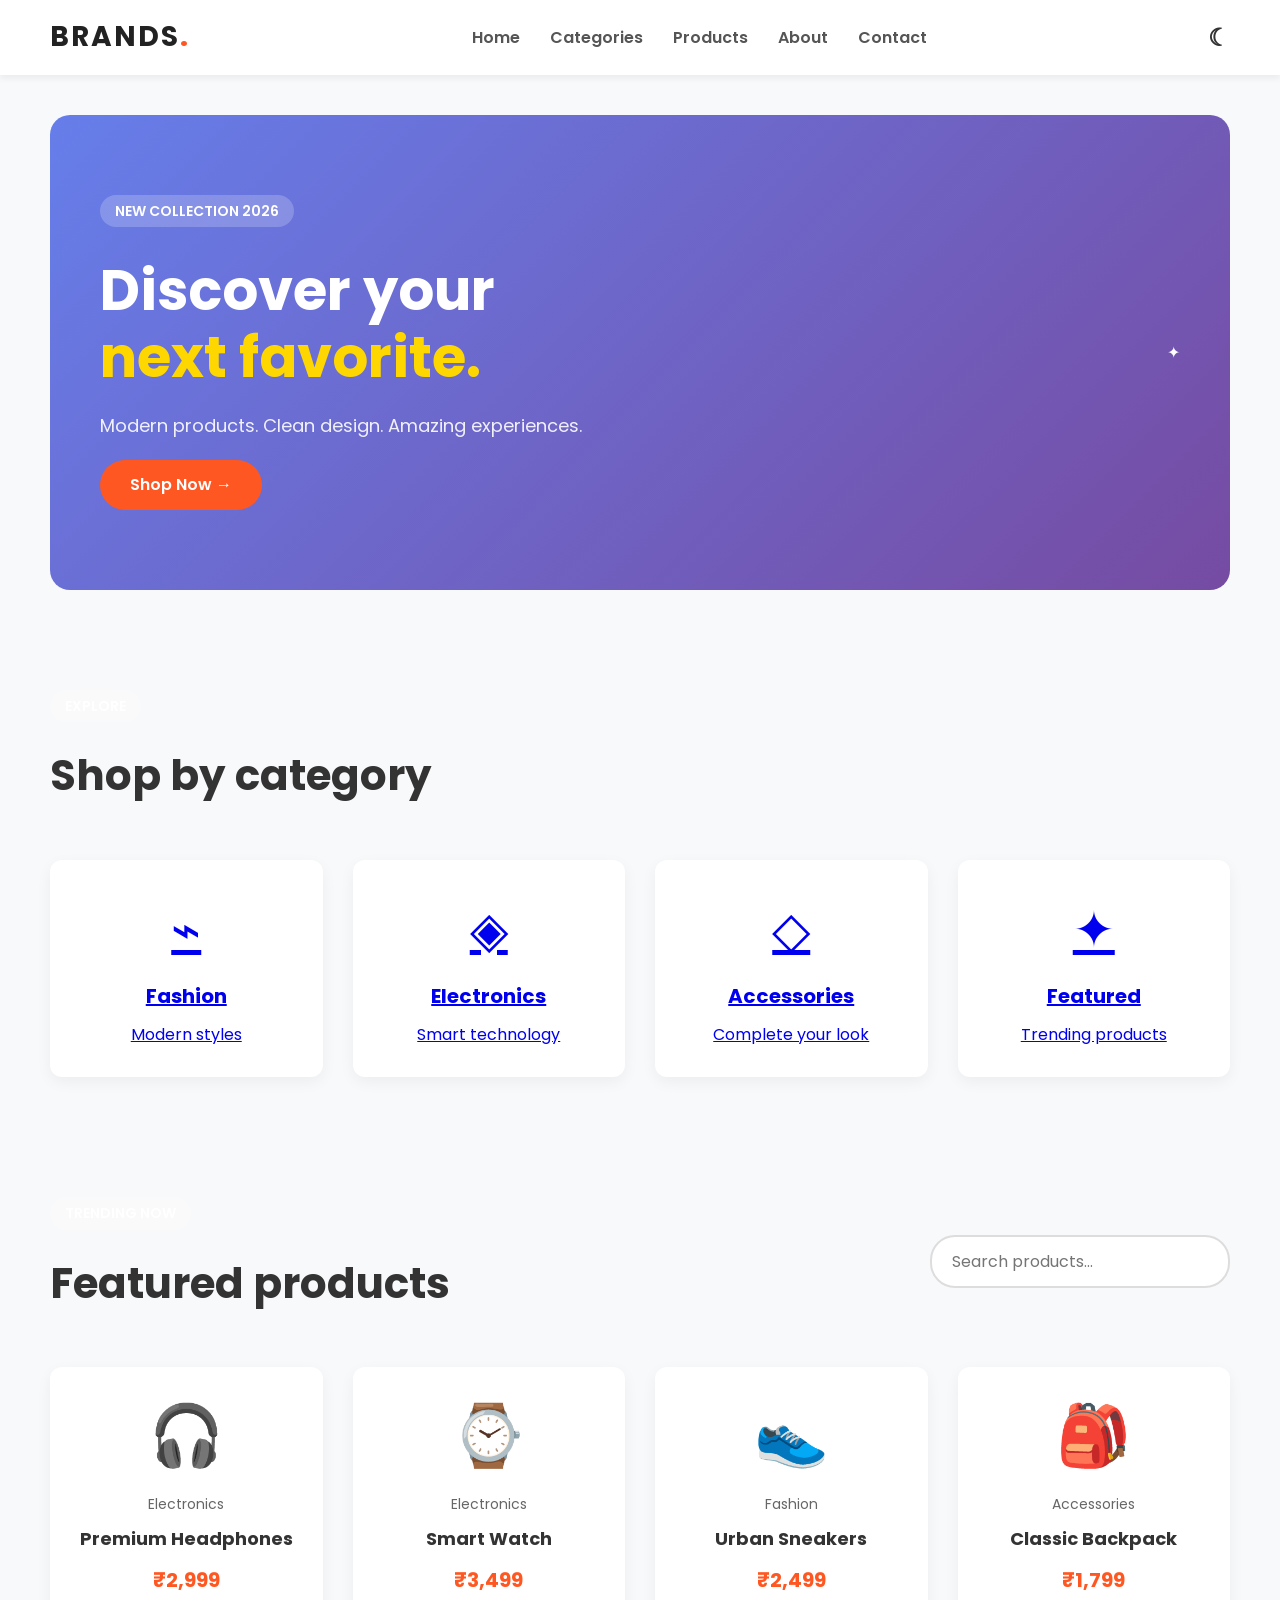
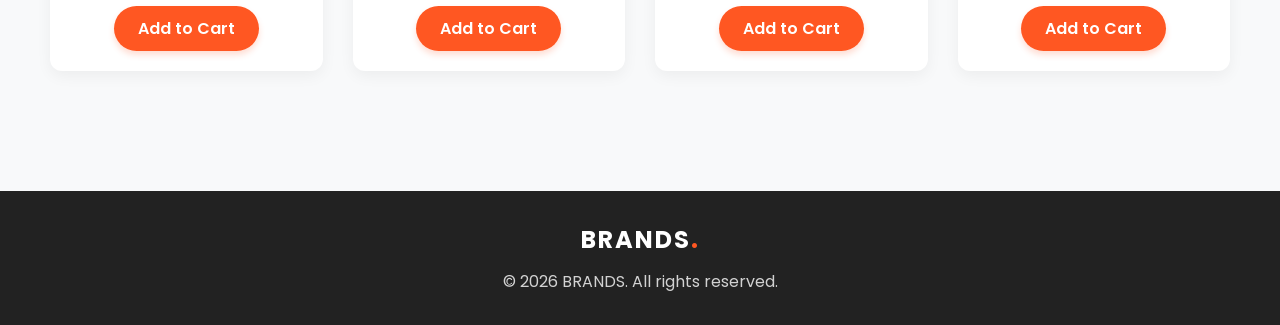
<file: index.html>
<!DOCTYPE html>
<html lang="en">
<head>
  <meta charset="UTF-8">
  <meta name="viewport" content="width=device-width, initial-scale=1.0">
  <title>BRANDS — Modern Store</title>
  <link rel="stylesheet" href="style.css">
</head>

<body>

  <header class="navbar">
    <a href="index.html" class="logo">BRANDS<span>.</span></a>

    <nav>
      <a href="index.html">Home</a>
      <a href="#categories">Categories</a>
      <a href="#products">Products</a>
      <a href="about.html">About</a>
      <a href="contact.html">Contact</a>
    </nav>

    <button id="themeBtn" class="icon-btn">☾</button>
  </header>

  <main>

    <section class="hero">
      <div class="hero-content">
        <p class="tag">NEW COLLECTION 2026</p>

        <h1>Discover your<br><span>next favorite.</span></h1>

        <p class="hero-text">
          Modern products. Clean design. Amazing experiences.
        </p>

        <a href="#products" class="primary-btn">Shop Now →</a>
      </div>

      <div class="hero-card">
        <div class="circle"></div>
        <div class="product-shape">✦</div>
      </div>
    </section>

    <section id="categories" class="section">
      <div class="section-heading">
        <div>
          <p class="tag">EXPLORE</p>
          <h2>Shop by category</h2>
        </div>
      </div>

      <div class="category-grid">
        <a href="#products" class="category-card">
          <span>⌁</span>
          <h3>Fashion</h3>
          <p>Modern styles</p>
        </a>

        <a href="#products" class="category-card">
          <span>◈</span>
          <h3>Electronics</h3>
          <p>Smart technology</p>
        </a>

        <a href="#products" class="category-card">
          <span>◇</span>
          <h3>Accessories</h3>
          <p>Complete your look</p>
        </a>

        <a href="#products" class="category-card">
          <span>✦</span>
          <h3>Featured</h3>
          <p>Trending products</p>
        </a>
      </div>
    </section>

    <section id="products" class="section">
      <div class="section-heading">
        <div>
          <p class="tag">TRENDING NOW</p>
          <h2>Featured products</h2>
        </div>

        <input
          type="search"
          id="searchBox"
          placeholder="Search products..."
        >
      </div>

      <div class="product-grid">

        <article class="product-card" data-name="Premium Headphones">
          <div class="product-image">🎧</div>
          <div class="product-info">
            <p>Electronics</p>
            <h3>Premium Headphones</h3>
            <strong>₹2,999</strong>
            <button class="add-btn">Add to Cart</button>
          </div>
        </article>

        <article class="product-card" data-name="Smart Watch">
          <div class="product-image">⌚</div>
          <div class="product-info">
            <p>Electronics</p>
            <h3>Smart Watch</h3>
            <strong>₹3,499</strong>
            <button class="add-btn">Add to Cart</button>
          </div>
        </article>

        <article class="product-card" data-name="Urban Sneakers">
          <div class="product-image">👟</div>
          <div class="product-info">
            <p>Fashion</p>
            <h3>Urban Sneakers</h3>
            <strong>₹2,499</strong>
            <button class="add-btn">Add to Cart</button>
          </div>
        </article>

        <article class="product-card" data-name="Classic Backpack">
          <div class="product-image">🎒</div>
          <div class="product-info">
            <p>Accessories</p>
            <h3>Classic Backpack</h3>
            <strong>₹1,799</strong>
            <button class="add-btn">Add to Cart</button>
          </div>
        </article>

      </div>
    </section>

  </main>

  <footer>
    <div class="logo">BRANDS<span>.</span></div>
    <p>© 2026 BRANDS. All rights reserved.</p>
  </footer>

  <div id="toast"></div>

  <script src="script.js"></script>
</body>
</html>
</file>
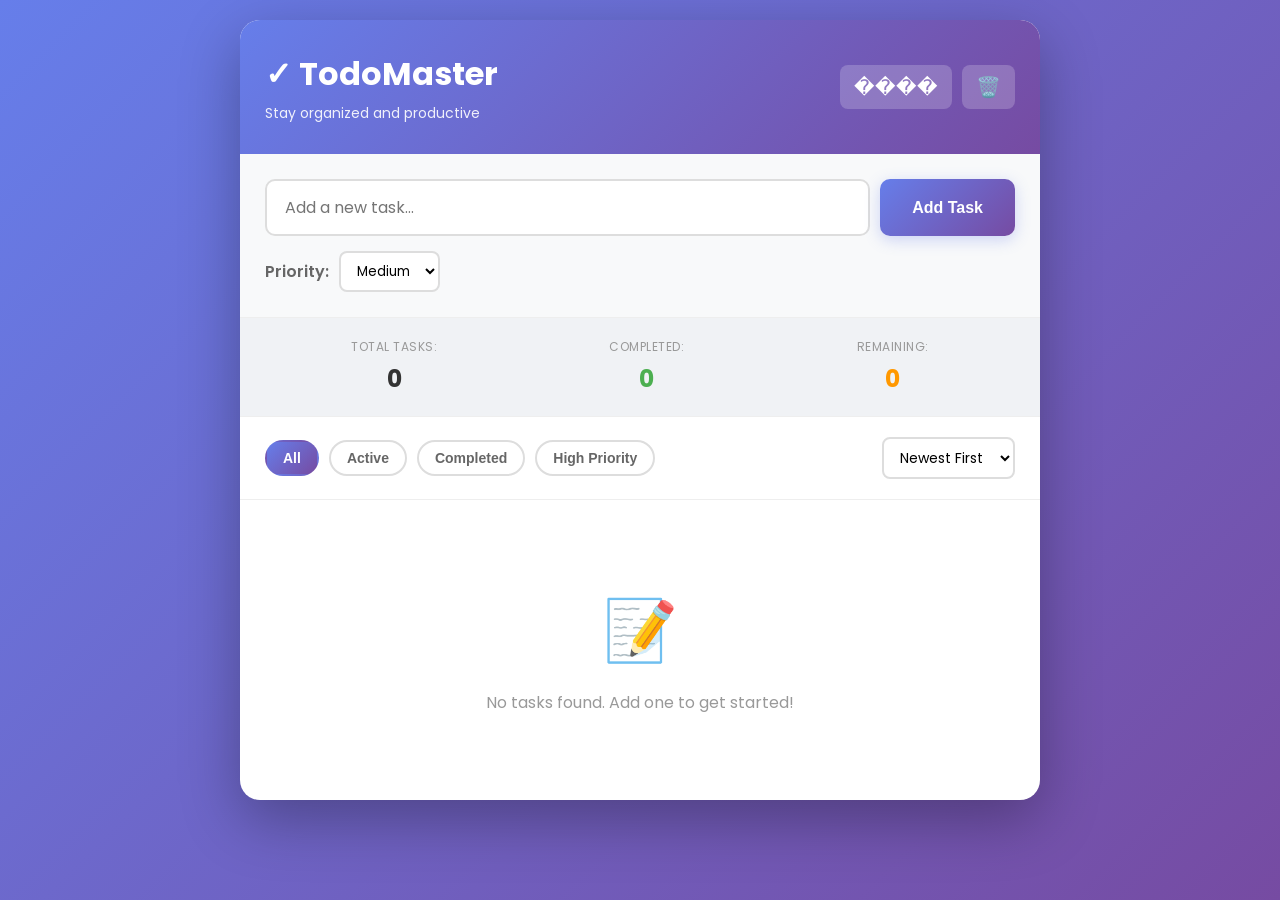
<file: todo/index.html>
<!DOCTYPE html>
<html lang="en">
<head>
  <meta charset="UTF-8">
  <meta name="viewport" content="width=device-width, initial-scale=1.0">
  <title>Todo App — Productivity Task Manager</title>
  <link rel="stylesheet" href="style.css">
</head>
<body>

  <div class="container">
    <div class="todo-wrapper">
      
      <!-- Header -->
      <div class="header">
        <div class="header-content">
          <h1>✓ TodoMaster</h1>
          <p>Stay organized and productive</p>
        </div>
        <div class="header-controls">
          <button id="themeBtn" class="icon-btn" title="Toggle theme">����</button>
          <button id="clearBtn" class="icon-btn danger" title="Clear all tasks">🗑️</button>
        </div>
      </div>

      <!-- Input Section -->
      <div class="input-section">
        <div class="input-group">
          <input 
            type="text" 
            id="todoInput" 
            placeholder="Add a new task..."
            autocomplete="off"
          >
          <button id="addBtn" class="add-btn">Add Task</button>
        </div>
        <div class="priority-selector">
          <label>Priority:</label>
          <select id="prioritySelect">
            <option value="low">Low</option>
            <option value="medium" selected>Medium</option>
            <option value="high">High</option>
          </select>
        </div>
      </div>

      <!-- Stats Bar -->
      <div class="stats-bar">
        <div class="stat">
          <span class="stat-label">Total Tasks:</span>
          <span class="stat-value" id="totalTasks">0</span>
        </div>
        <div class="stat">
          <span class="stat-label">Completed:</span>
          <span class="stat-value completed" id="completedTasks">0</span>
        </div>
        <div class="stat">
          <span class="stat-label">Remaining:</span>
          <span class="stat-value pending" id="remainingTasks">0</span>
        </div>
      </div>

      <!-- Filter & Sort -->
      <div class="filter-section">
        <div class="filter-buttons">
          <button class="filter-btn active" data-filter="all">All</button>
          <button class="filter-btn" data-filter="active">Active</button>
          <button class="filter-btn" data-filter="completed">Completed</button>
          <button class="filter-btn" data-filter="high">High Priority</button>
        </div>
        <select id="sortSelect" class="sort-select">
          <option value="newest">Newest First</option>
          <option value="oldest">Oldest First</option>
          <option value="priority">Priority</option>
          <option value="name">Name (A-Z)</option>
        </select>
      </div>

      <!-- Todo List -->
      <div class="todo-list" id="todoList">
        <div class="empty-state">
          <span class="empty-icon">📝</span>
          <p>No tasks yet. Add one to get started!</p>
        </div>
      </div>

    </div>
  </div>

  <!-- Toast Notification -->
  <div id="toast" class="toast"></div>

  <script src="script.js"></script>
</body>
</html>
</file>
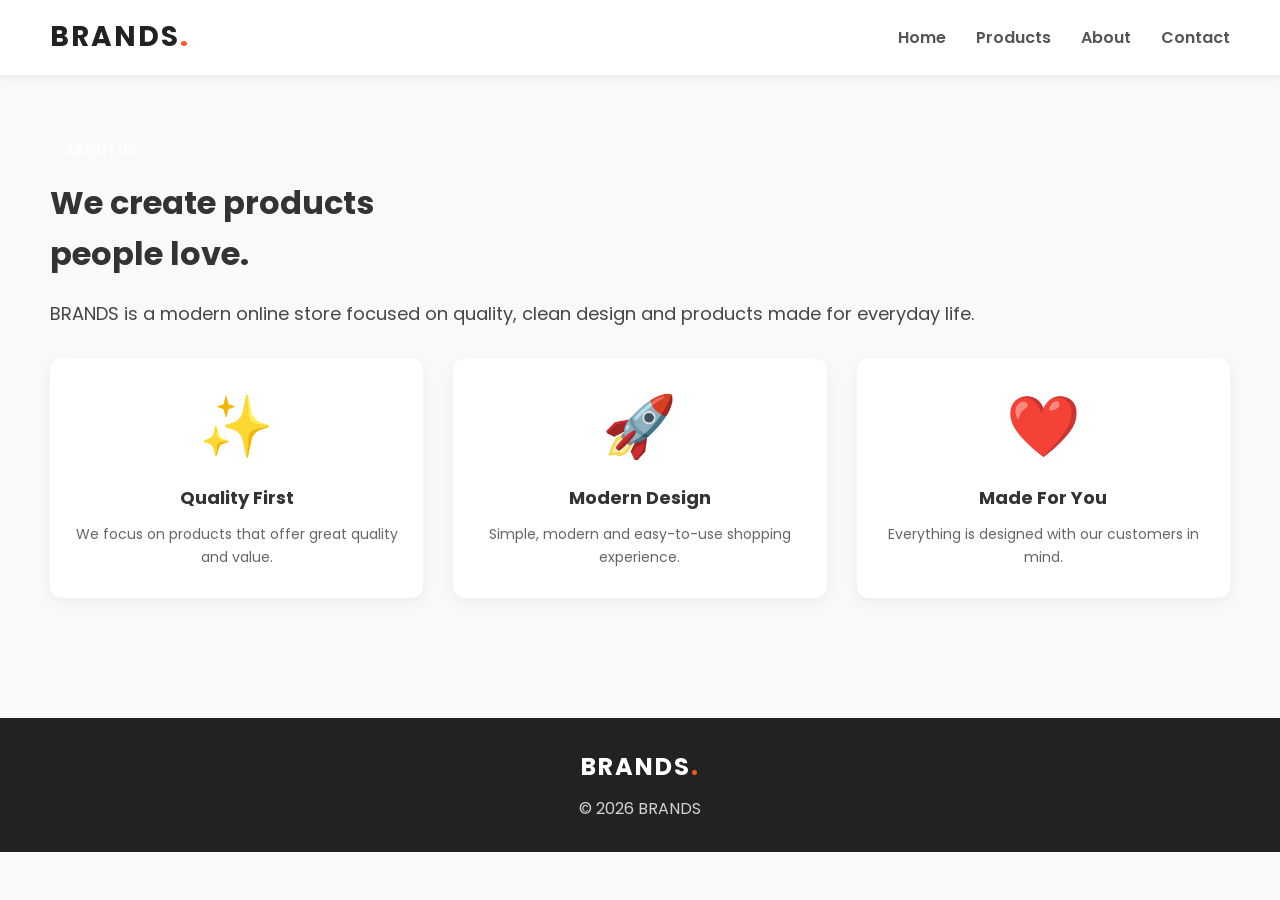
<file: about.html>
<!DOCTYPE html>
<html lang="en">
<head>
  <meta charset="UTF-8">
  <meta name="viewport" content="width=device-width, initial-scale=1.0">
  <title>About — BRANDS</title>
  <link rel="stylesheet" href="style.css">
</head>

<body>

<header class="navbar">
  <a href="index.html" class="logo">BRANDS<span>.</span></a>

  <nav>
    <a href="index.html">Home</a>
    <a href="products.html">Products</a>
    <a href="about.html">About</a>
    <a href="contact.html">Contact</a>
  </nav>
</header>

<main class="section">

  <p class="tag">ABOUT US</p>

  <h1>We create products<br>people love.</h1>

  <p class="hero-text">
    BRANDS is a modern online store focused on quality,
    clean design and products made for everyday life.
  </p>

  <div class="product-grid">

    <article class="product-card">
      <div class="product-image">✨</div>
      <div class="product-info">
        <h3>Quality First</h3>
        <p>We focus on products that offer great quality and value.</p>
      </div>
    </article>

    <article class="product-card">
      <div class="product-image">🚀</div>
      <div class="product-info">
        <h3>Modern Design</h3>
        <p>Simple, modern and easy-to-use shopping experience.</p>
      </div>
    </article>

    <article class="product-card">
      <div class="product-image">❤️</div>
      <div class="product-info">
        <h3>Made For You</h3>
        <p>Everything is designed with our customers in mind.</p>
      </div>
    </article>

  </div>

</main>

<footer>
  <div class="logo">BRANDS<span>.</span></div>
  <p>© 2026 BRANDS</p>
</footer>

</body>
</html>
</file>
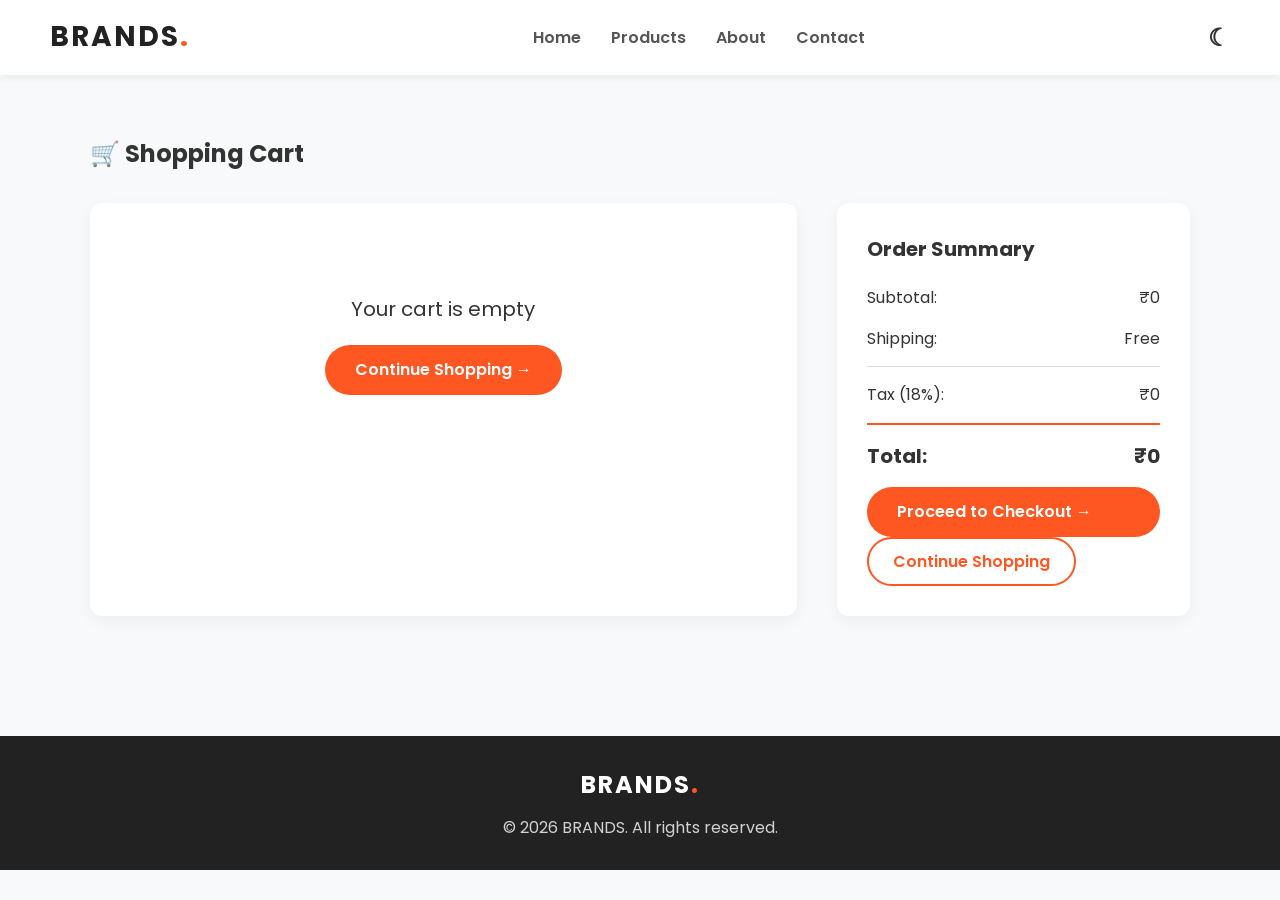
<file: cart.html>
<!DOCTYPE html>
<html lang="en">
<head>
  <meta charset="UTF-8">
  <meta name="viewport" content="width=device-width, initial-scale=1.0">
  <title>Shopping Cart — BRANDS</title>
  <link rel="stylesheet" href="style.css">
</head>
<body>

  <header class="navbar">
    <a href="index.html" class="logo">BRANDS<span>.</span></a>

    <nav>
      <a href="index.html">Home</a>
      <a href="products.html">Products</a>
      <a href="about.html">About</a>
      <a href="contact.html">Contact</a>
    </nav>

    <button id="themeBtn" class="icon-btn">☾</button>
  </header>

  <main class="cart-container">
    <section class="section">
      <h1>🛒 Shopping Cart</h1>

      <div class="cart-wrapper">
        <div class="cart-items">
          <div id="emptyCart" class="empty-state">
            <p>Your cart is empty</p>
            <a href="products.html" class="primary-btn">Continue Shopping →</a>
          </div>

          <div id="cartList"></div>
        </div>

        <aside class="cart-summary">
          <h3>Order Summary</h3>

          <div class="summary-row">
            <span>Subtotal:</span>
            <span id="subtotal">₹0</span>
          </div>

          <div class="summary-row">
            <span>Shipping:</span>
            <span id="shipping">Free</span>
          </div>

          <div class="summary-row tax">
            <span>Tax (18%):</span>
            <span id="tax">₹0</span>
          </div>

          <div class="summary-row total">
            <span>Total:</span>
            <span id="total">₹0</span>
          </div>

          <a href="checkout.html" class="primary-btn full-width">Proceed to Checkout →</a>
          <a href="products.html" class="secondary-btn">Continue Shopping</a>
        </aside>
      </div>
    </section>
  </main>

  <footer>
    <div class="logo">BRANDS<span>.</span></div>
    <p>© 2026 BRANDS. All rights reserved.</p>
  </footer>

  <div id="toast"></div>

  <script src="script.js"></script>
  <script src="cart.js"></script>
</body>
</html>
</file>
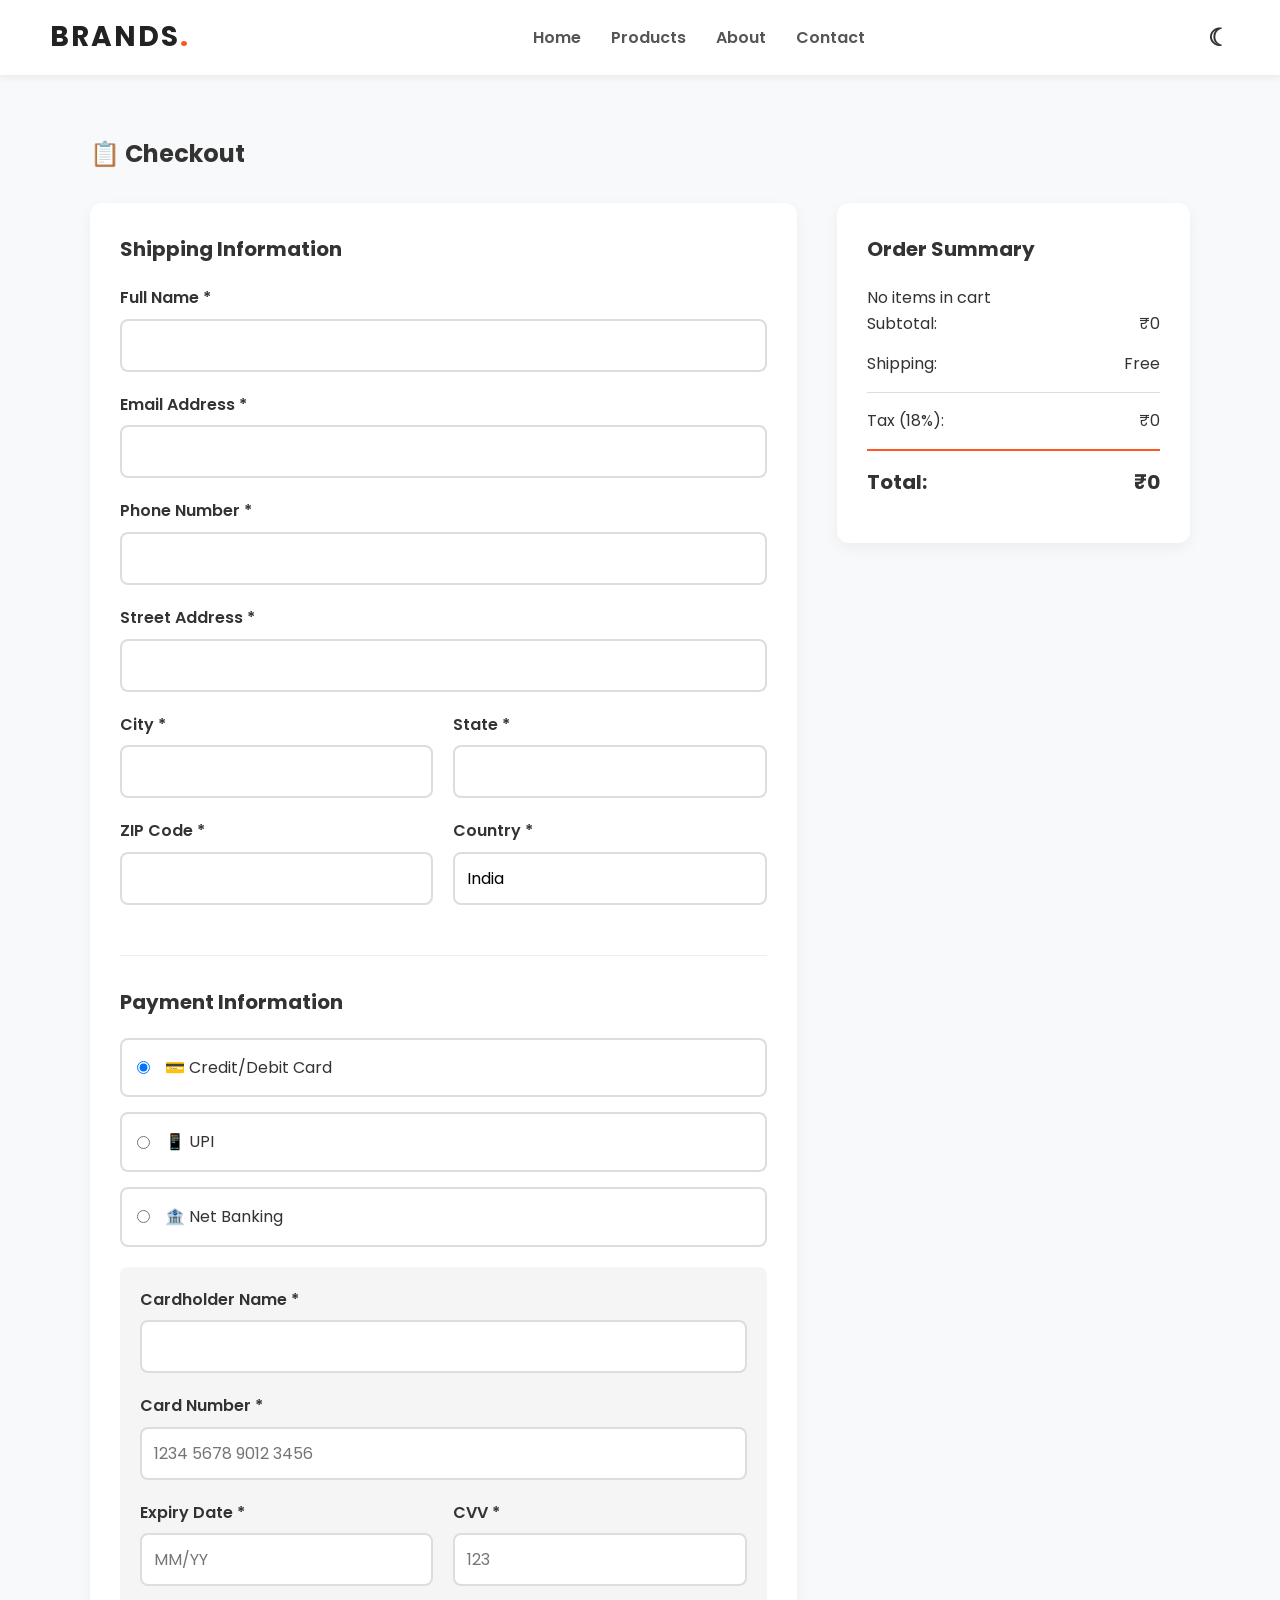
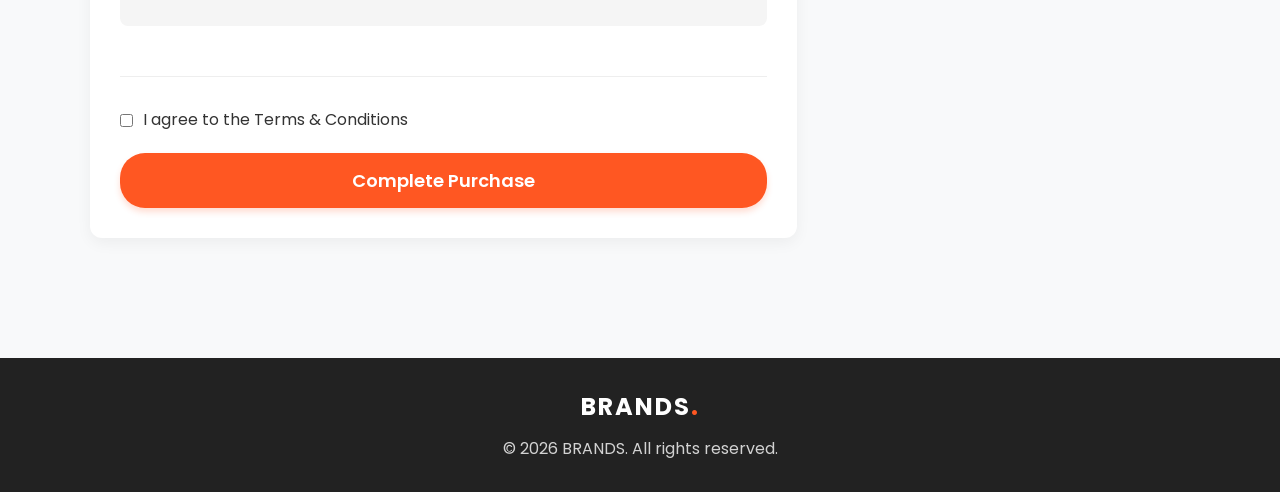
<file: checkout.html>
<!DOCTYPE html>
<html lang="en">
<head>
  <meta charset="UTF-8">
  <meta name="viewport" content="width=device-width, initial-scale=1.0">
  <title>Checkout — BRANDS</title>
  <link rel="stylesheet" href="style.css">
</head>
<body>

  <header class="navbar">
    <a href="index.html" class="logo">BRANDS<span>.</span></a>

    <nav>
      <a href="index.html">Home</a>
      <a href="products.html">Products</a>
      <a href="about.html">About</a>
      <a href="contact.html">Contact</a>
    </nav>

    <button id="themeBtn" class="icon-btn">☾</button>
  </header>

  <main class="checkout-container">
    <section class="section">
      <h1>📋 Checkout</h1>

      <div class="checkout-wrapper">
        <form id="checkoutForm" class="checkout-form">
          
          <fieldset>
            <legend>Shipping Information</legend>

            <div class="form-group">
              <label for="fullName">Full Name *</label>
              <input type="text" id="fullName" name="fullName" required>
            </div>

            <div class="form-group">
              <label for="email">Email Address *</label>
              <input type="email" id="email" name="email" required>
            </div>

            <div class="form-group">
              <label for="phone">Phone Number *</label>
              <input type="tel" id="phone" name="phone" required>
            </div>

            <div class="form-group">
              <label for="address">Street Address *</label>
              <input type="text" id="address" name="address" required>
            </div>

            <div class="form-row">
              <div class="form-group">
                <label for="city">City *</label>
                <input type="text" id="city" name="city" required>
              </div>
              <div class="form-group">
                <label for="state">State *</label>
                <input type="text" id="state" name="state" required>
              </div>
            </div>

            <div class="form-row">
              <div class="form-group">
                <label for="zip">ZIP Code *</label>
                <input type="text" id="zip" name="zip" required>
              </div>
              <div class="form-group">
                <label for="country">Country *</label>
                <input type="text" id="country" name="country" value="India" required>
              </div>
            </div>
          </fieldset>

          <fieldset>
            <legend>Payment Information</legend>

            <div class="payment-methods">
              <label class="payment-option">
                <input type="radio" name="paymentMethod" value="card" checked>
                <span>💳 Credit/Debit Card</span>
              </label>
              <label class="payment-option">
                <input type="radio" name="paymentMethod" value="upi">
                <span>📱 UPI</span>
              </label>
              <label class="payment-option">
                <input type="radio" name="paymentMethod" value="netbanking">
                <span>🏦 Net Banking</span>
              </label>
            </div>

            <div id="cardPayment" class="payment-details">
              <div class="form-group">
                <label for="cardName">Cardholder Name *</label>
                <input type="text" id="cardName" name="cardName" required>
              </div>

              <div class="form-group">
                <label for="cardNumber">Card Number *</label>
                <input type="text" id="cardNumber" name="cardNumber" placeholder="1234 5678 9012 3456" maxlength="19" required>
              </div>

              <div class="form-row">
                <div class="form-group">
                  <label for="expiry">Expiry Date *</label>
                  <input type="text" id="expiry" name="expiry" placeholder="MM/YY" maxlength="5" required>
                </div>
                <div class="form-group">
                  <label for="cvv">CVV *</label>
                  <input type="text" id="cvv" name="cvv" placeholder="123" maxlength="3" required>
                </div>
              </div>
            </div>

            <div id="upiPayment" class="payment-details" style="display:none;">
              <div class="form-group">
                <label for="upiId">UPI ID *</label>
                <input type="text" id="upiId" name="upiId" placeholder="yourname@upi">
              </div>
            </div>
          </fieldset>

          <label class="checkbox">
            <input type="checkbox" name="terms" required>
            <span>I agree to the Terms & Conditions</span>
          </label>

          <button type="submit" class="primary-btn full-width large">Complete Purchase</button>
        </form>

        <aside class="order-summary">
          <h3>Order Summary</h3>
          <div id="reviewItems"></div>

          <div class="summary-row">
            <span>Subtotal:</span>
            <span id="reviewSubtotal">₹0</span>
          </div>

          <div class="summary-row">
            <span>Shipping:</span>
            <span>Free</span>
          </div>

          <div class="summary-row tax">
            <span>Tax (18%):</span>
            <span id="reviewTax">₹0</span>
          </div>

          <div class="summary-row total">
            <span>Total:</span>
            <span id="reviewTotal">₹0</span>
          </div>
        </aside>
      </div>
    </section>
  </main>

  <footer>
    <div class="logo">BRANDS<span>.</span></div>
    <p>© 2026 BRANDS. All rights reserved.</p>
  </footer>

  <div id="toast"></div>

  <script src="script.js"></script>
  <script src="checkout.js"></script>
</body>
</html>
</file>
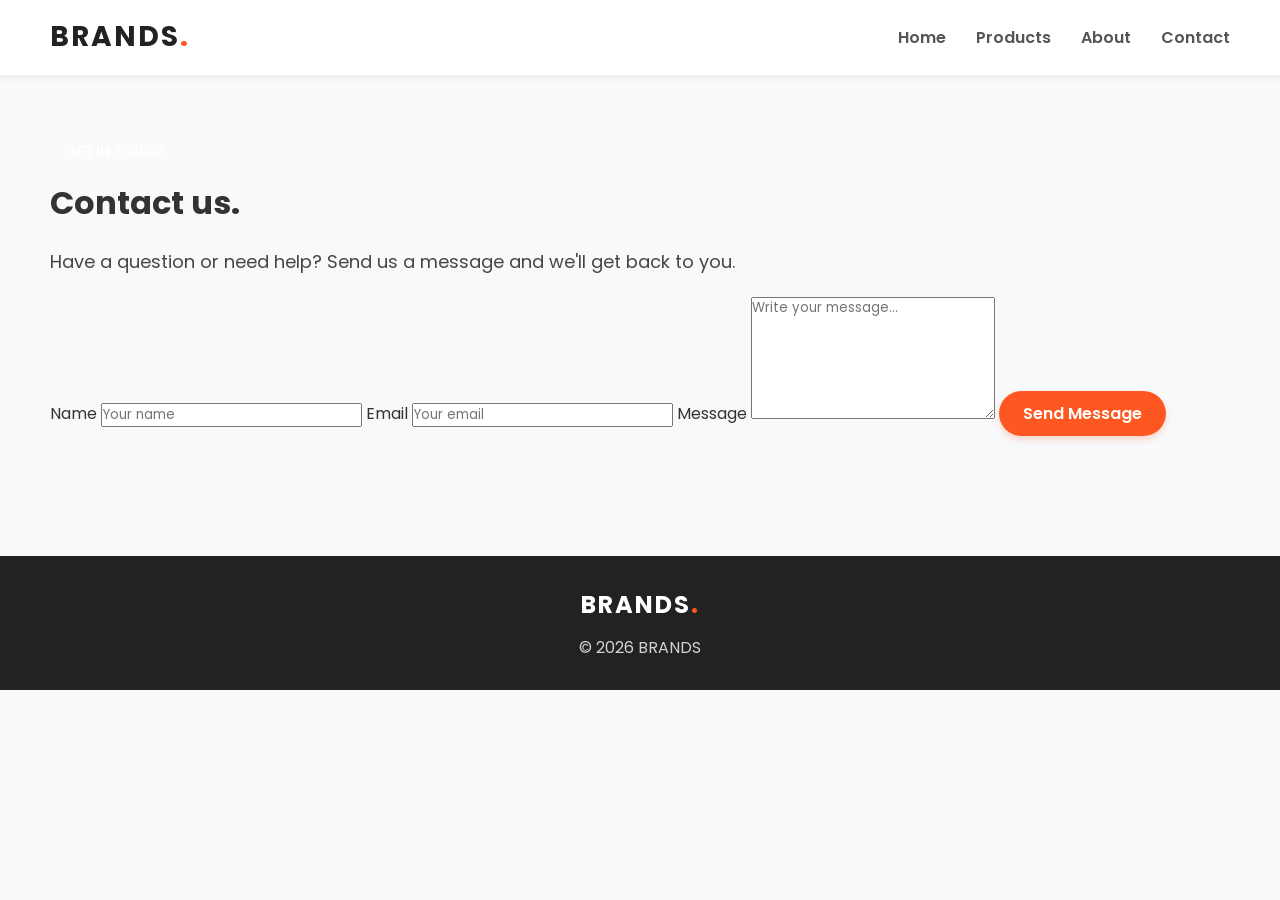
<file: contact.html>
<!DOCTYPE html>
<html lang="en">
<head>
  <meta charset="UTF-8">
  <meta name="viewport" content="width=device-width, initial-scale=1.0">
  <title>Contact — BRANDS</title>
  <link rel="stylesheet" href="style.css">
</head>

<body>

<header class="navbar">
  <a href="index.html" class="logo">BRANDS<span>.</span></a>

  <nav>
    <a href="index.html">Home</a>
    <a href="products.html">Products</a>
    <a href="about.html">About</a>
    <a href="contact.html">Contact</a>
  </nav>
</header>

<main class="section">

  <p class="tag">GET IN TOUCH</p>

  <h1>Contact us.</h1>

  <p class="hero-text">
    Have a question or need help? Send us a message and
    we'll get back to you.
  </p>

  <form class="contact-form">

    <label for="name">Name</label>
    <input
      type="text"
      id="name"
      name="name"
      placeholder="Your name"
      required
    >

    <label for="email">Email</label>
    <input
      type="email"
      id="email"
      name="email"
      placeholder="Your email"
      required
    >

    <label for="message">Message</label>
    <textarea
      id="message"
      name="message"
      rows="6"
      placeholder="Write your message..."
      required
    ></textarea>

    <button type="submit" class="add-btn">
      Send Message
    </button>

  </form>

</main>

<footer>
  <div class="logo">BRANDS<span>.</span></div>
  <p>© 2026 BRANDS</p>
</footer>

</body>
</html>
</file>
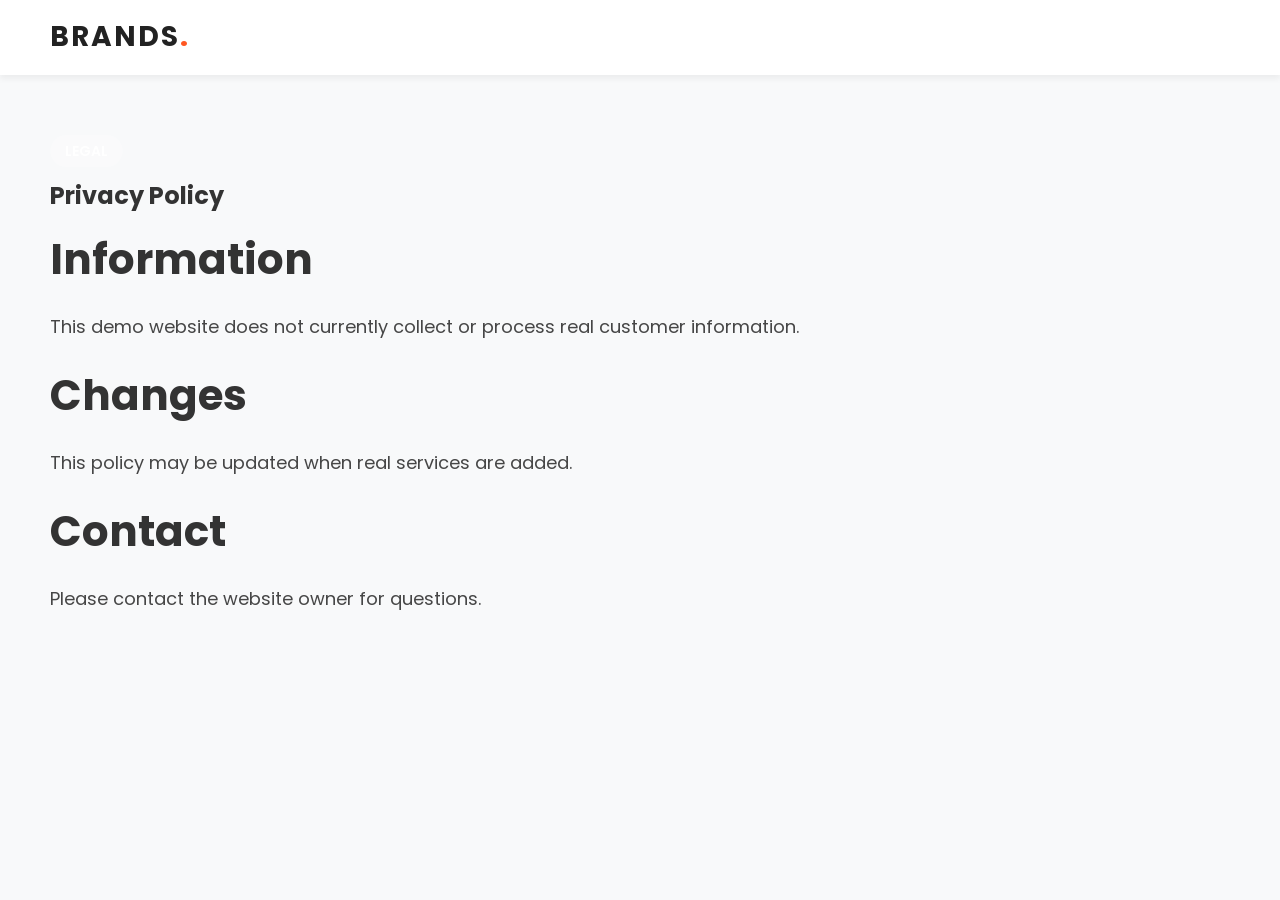
<file: privacy.html>
<!DOCTYPE html>
<html lang="en">
<head>
  <meta charset="UTF-8">
  <meta name="viewport" content="width=device-width, initial-scale=1.0">
  <title>Privacy Policy — BRANDS</title>
  <link rel="stylesheet" href="style.css">
</head>
<body>

<header class="navbar">
  <a href="index.html" class="logo">BRANDS<span>.</span></a>
</header>

<section class="section">
  <p class="tag">LEGAL</p>
  <h1>Privacy Policy</h1>

  <h2>Information</h2>
  <p class="hero-text">
    This demo website does not currently collect or process
    real customer information.
  </p>

  <h2>Changes</h2>
  <p class="hero-text">
    This policy may be updated when real services are added.
  </p>

  <h2>Contact</h2>
  <p class="hero-text">
    Please contact the website owner for questions.
  </p>
</section>

</body>
</html>
</file>
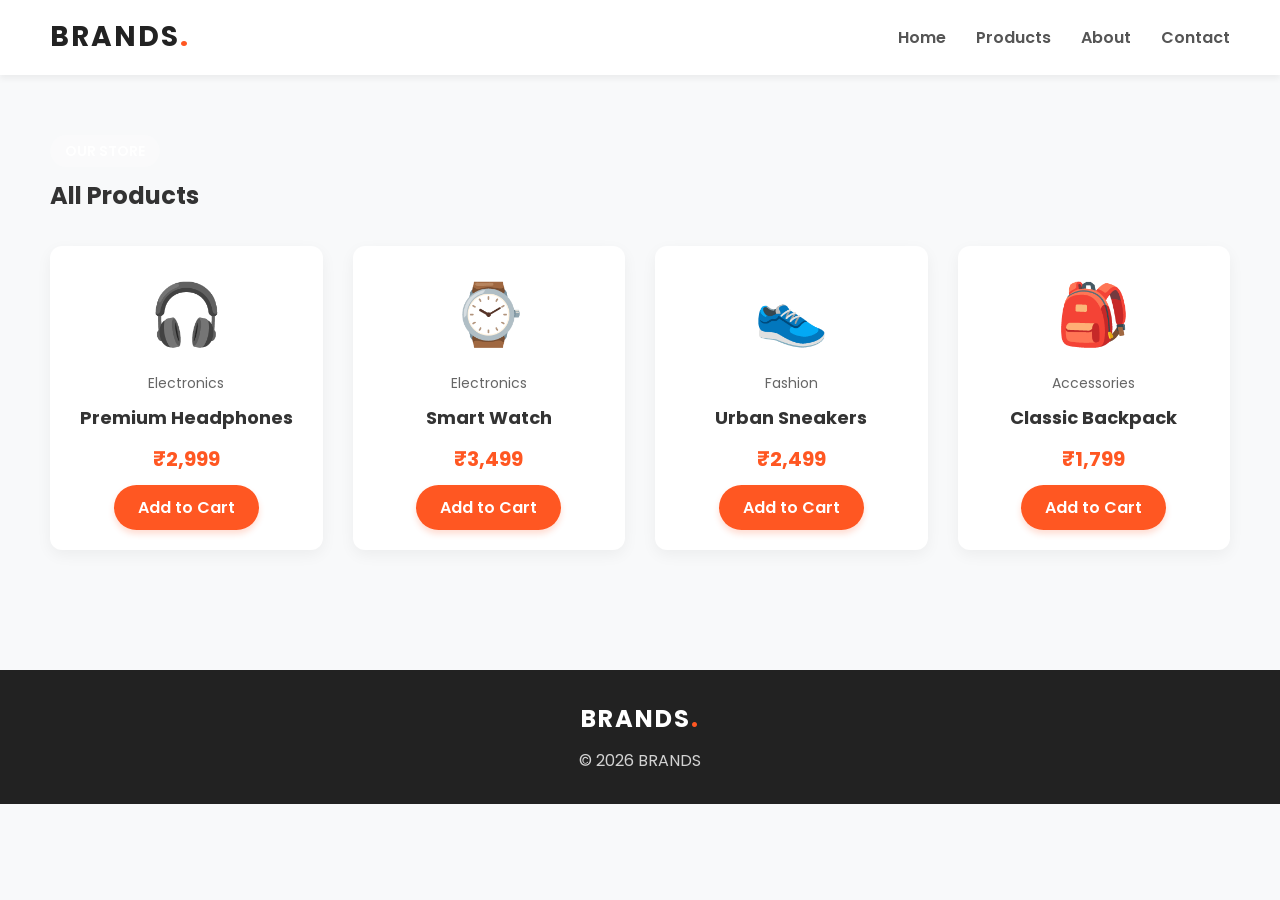
<file: products.html>
<!DOCTYPE html>
<html lang="en">
<head>
  <meta charset="UTF-8">
  <meta name="viewport" content="width=device-width, initial-scale=1.0">
  <title>Products — BRANDS</title>
  <link rel="stylesheet" href="style.css">
</head>

<body>

<header class="navbar">
  <a href="index.html" class="logo">BRANDS<span>.</span></a>

  <nav>
    <a href="index.html">Home</a>
    <a href="products.html">Products</a>
    <a href="about.html">About</a>
    <a href="contact.html">Contact</a>
  </nav>
</header>

<section class="section">

  <p class="tag">OUR STORE</p>

  <h1>All Products</h1>

  <div class="product-grid">

    <article class="product-card">

      <div class="product-image">
        🎧
      </div>

      <div class="product-info">

        <p>Electronics</p>

        <h3>Premium Headphones</h3>

        <strong>₹2,999</strong>

        <button class="add-btn">
          Add to Cart
        </button>

      </div>

    </article>


    <article class="product-card">

      <div class="product-image">
        ⌚
      </div>

      <div class="product-info">

        <p>Electronics</p>

        <h3>Smart Watch</h3>

        <strong>₹3,499</strong>

        <button class="add-btn">
          Add to Cart
        </button>

      </div>

    </article>


    <article class="product-card">

      <div class="product-image">
        👟
      </div>

      <div class="product-info">

        <p>Fashion</p>

        <h3>Urban Sneakers</h3>

        <strong>₹2,499</strong>

        <button class="add-btn">
          Add to Cart
        </button>

      </div>

    </article>


    <article class="product-card">

      <div class="product-image">
        🎒
      </div>

      <div class="product-info">

        <p>Accessories</p>

        <h3>Classic Backpack</h3>

        <strong>₹1,799</strong>

        <button class="add-btn">
          Add to Cart
        </button>

      </div>

    </article>

  </div>

</section>

<footer>

  <div class="logo">
    BRANDS<span>.</span>
  </div>

  <p>© 2026 BRANDS</p>

</footer>

</body>
</html>
</file>
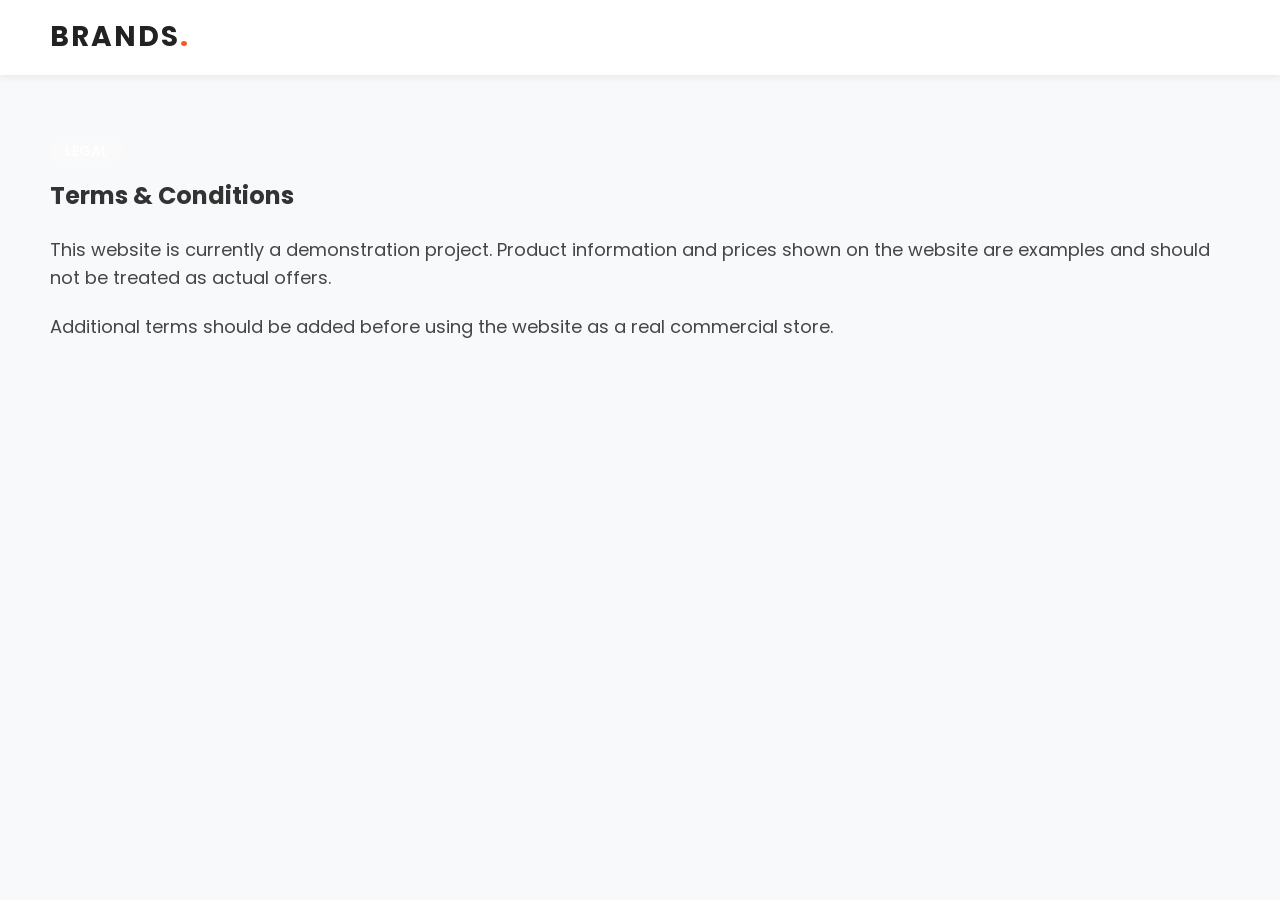
<file: terms.html>
<!DOCTYPE html>
<html lang="en">
<head>
  <meta charset="UTF-8">
  <meta name="viewport" content="width=device-width, initial-scale=1.0">
  <title>Terms — BRANDS</title>
  <link rel="stylesheet" href="style.css">
</head>
<body>

<header class="navbar">
  <a href="index.html" class="logo">BRANDS<span>.</span></a>
</header>

<section class="section">
  <p class="tag">LEGAL</p>
  <h1>Terms & Conditions</h1>

  <p class="hero-text">
    This website is currently a demonstration project.
    Product information and prices shown on the website
    are examples and should not be treated as actual offers.
  </p>

  <p class="hero-text">
    Additional terms should be added before using the website
    as a real commercial store.
  </p>
</section>

</body>
</html>
</file>
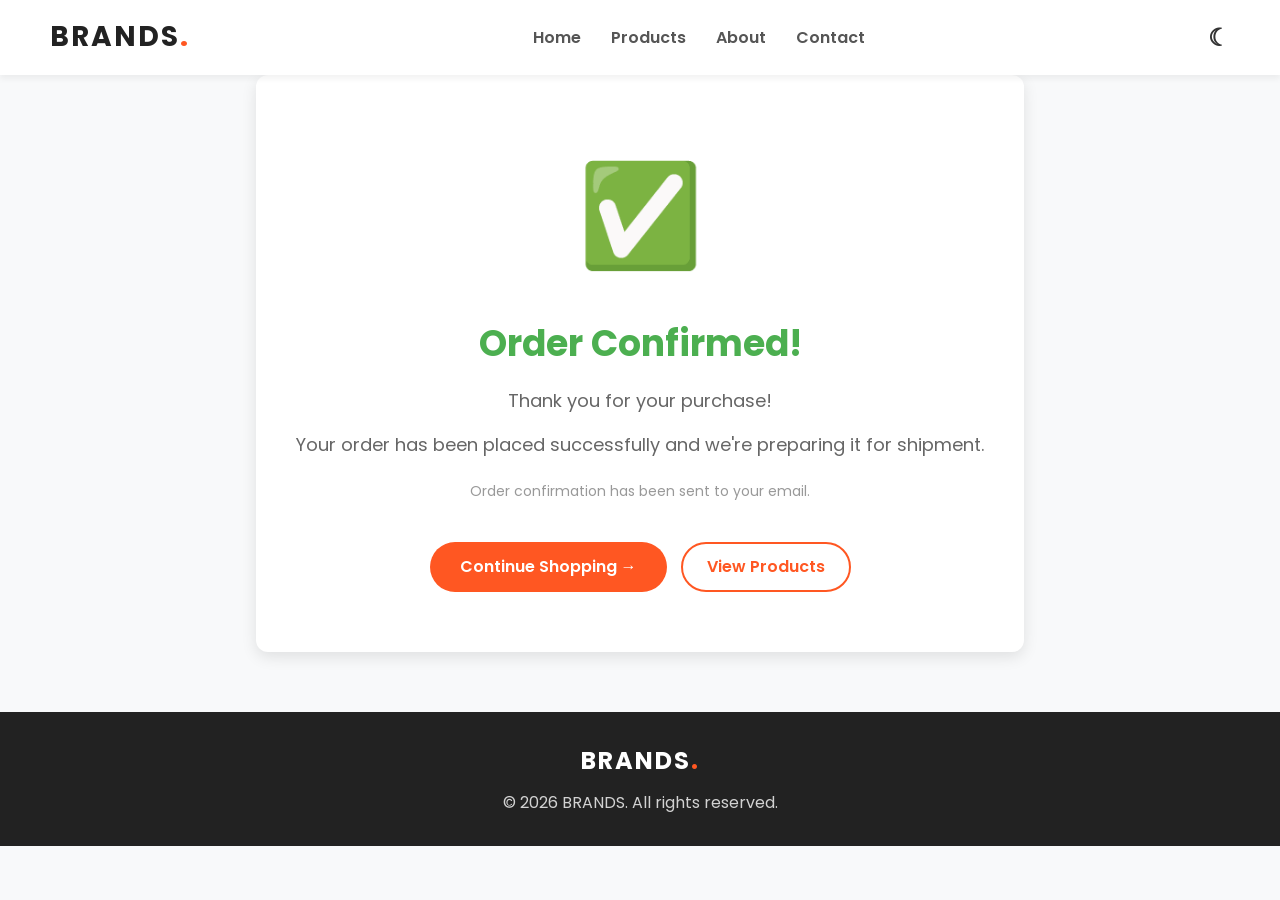
<file: thank-you.html>
<!DOCTYPE html>
<html lang="en">
<head>
  <meta charset="UTF-8">
  <meta name="viewport" content="width=device-width, initial-scale=1.0">
  <title>Order Confirmed — BRANDS</title>
  <link rel="stylesheet" href="style.css">
</head>
<body>

  <header class="navbar">
    <a href="index.html" class="logo">BRANDS<span>.</span></a>

    <nav>
      <a href="index.html">Home</a>
      <a href="products.html">Products</a>
      <a href="about.html">About</a>
      <a href="contact.html">Contact</a>
    </nav>

    <button id="themeBtn" class="icon-btn">☾</button>
  </header>

  <main class="thank-you-container">
    <div class="thank-you-content">
      <span class="emoji">✅</span>
      <h1>Order Confirmed!</h1>
      <p>Thank you for your purchase!</p>
      <p>Your order has been placed successfully and we're preparing it for shipment.</p>
      <p style="font-size: 14px; color: #999; margin-top: 20px;">Order confirmation has been sent to your email.</p>
      
      <div style="margin-top: 40px;">
        <a href="index.html" class="primary-btn">Continue Shopping →</a>
        <a href="products.html" class="secondary-btn" style="margin-left: 10px;">View Products</a>
      </div>
    </div>
  </main>

  <footer>
    <div class="logo">BRANDS<span>.</span></div>
    <p>© 2026 BRANDS. All rights reserved.</p>
  </footer>

  <script src="script.js"></script>
</body>
</html>
</file>
<file: style.css>
@import url('https://fonts.googleapis.com/css2?family=Poppins:wght@300;400;500;600;700&display=swap');

* {
    margin: 0;
    padding: 0;
    box-sizing: border-box;
    font-family: 'Poppins', sans-serif;
}

body {
    background-color: #f8f9fa;
    color: #333;
    line-height: 1.6;
    transition: all 0.3s ease;
}

body.dark {
    background-color: #1a1a1a;
    color: #e0e0e0;
}

/* Navbar */
.navbar {
    display: flex;
    justify-content: space-between;
    align-items: center;
    background-color: #ffffff;
    padding: 15px 50px;
    box-shadow: 0 4px 6px rgba(0,0,0,0.05);
    position: sticky;
    top: 0;
    z-index: 100;
    transition: all 0.3s ease;
}

body.dark .navbar {
    background-color: #242424;
}

.logo {
    font-size: 28px;
    font-weight: 700;
    color: #222;
    text-decoration: none;
    letter-spacing: 2px;
}

body.dark .logo {
    color: #fff;
}

.logo span {
    color: #ff5722;
}

.navbar nav {
    display: flex;
    gap: 30px;
}

.navbar nav a {
    text-decoration: none;
    color: #555;
    font-weight: 600;
    transition: color 0.3s ease;
}

body.dark .navbar nav a {
    color: #aaa;
}

.navbar nav a:hover {
    color: #ff5722;
}

/* Buttons */
.icon-btn {
    background: none;
    border: none;
    font-size: 24px;
    cursor: pointer;
    color: #333;
    box-shadow: none;
    padding: 0;
    transition: transform 0.3s ease;
}

body.dark .icon-btn {
    color: #fff;
}

.icon-btn:hover {
    transform: scale(1.2);
}

button {
    background-color: #ff5722;
    color: white;
    border: none;
    padding: 10px 24px;
    border-radius: 25px;
    cursor: pointer;
    font-size: 16px;
    font-weight: 600;
    transition: all 0.3s ease;
    box-shadow: 0 4px 6px rgba(255, 87, 34, 0.2);
}

button:hover {
    background-color: #e64a19;
    transform: translateY(-3px);
    box-shadow: 0 6px 12px rgba(255, 87, 34, 0.3);
}

.primary-btn {
    background-color: #ff5722;
    color: white;
    padding: 12px 30px;
    border-radius: 25px;
    text-decoration: none;
    display: inline-block;
    font-weight: 600;
    transition: all 0.3s ease;
}

.primary-btn:hover {
    background-color: #e64a19;
    transform: translateY(-3px);
}

.secondary-btn {
    background-color: transparent;
    color: #ff5722;
    border: 2px solid #ff5722;
    padding: 10px 24px;
    border-radius: 25px;
    text-decoration: none;
    display: inline-block;
    font-weight: 600;
    transition: all 0.3s ease;
}

.secondary-btn:hover {
    background-color: #ff5722;
    color: white;
}

.full-width {
    width: 100%;
    display: block;
}

.large {
    padding: 14px 30px;
    font-size: 18px;
}

/* Hero Section */
.hero {
    display: flex;
    align-items: center;
    justify-content: space-between;
    padding: 80px 50px;
    background: linear-gradient(135deg, #667eea 0%, #764ba2 100%);
    color: white;
    border-radius: 20px;
    margin: 40px 50px;
    gap: 50px;
}

.hero-content h1 {
    font-size: 56px;
    margin: 20px 0;
    line-height: 1.2;
}

.hero-content span {
    color: #ffd700;
}

.hero-text {
    font-size: 18px;
    margin: 20px 0;
    opacity: 0.9;
}

.tag {
    background-color: rgba(255,255,255,0.2);
    color: white;
    padding: 5px 15px;
    border-radius: 20px;
    font-size: 14px;
    font-weight: 600;
    display: inline-block;
    margin-bottom: 10px;
}

/* Sections */
.section {
    padding: 60px 50px;
}

.section-heading {
    display: flex;
    justify-content: space-between;
    align-items: center;
    margin-bottom: 40px;
    flex-wrap: wrap;
    gap: 20px;
}

.section h2 {
    font-size: 42px;
    margin: 10px 0;
}

input[type="search"] {
    padding: 12px 20px;
    border: 2px solid #ddd;
    border-radius: 25px;
    font-size: 16px;
    width: 300px;
    transition: all 0.3s ease;
}

body.dark input[type="search"] {
    background-color: #333;
    color: #e0e0e0;
    border-color: #555;
}

input[type="search"]:focus {
    outline: none;
    border-color: #ff5722;
    box-shadow: 0 0 0 3px rgba(255, 87, 34, 0.1);
}

/* Product & Category Cards */
.product-grid, .category-grid {
    display: grid;
    grid-template-columns: repeat(auto-fit, minmax(250px, 1fr));
    gap: 30px;
    margin-top: 30px;
}

.product-card, .category-card {
    background: white;
    border-radius: 12px;
    padding: 20px;
    text-align: center;
    box-shadow: 0 5px 15px rgba(0,0,0,0.05);
    transition: all 0.3s ease;
    cursor: pointer;
}

body.dark .product-card,
body.dark .category-card {
    background-color: #2a2a2a;
}

.product-card:hover, .category-card:hover {
    transform: translateY(-10px);
    box-shadow: 0 12px 25px rgba(0,0,0,0.15);
}

.product-image {
    font-size: 60px;
    margin-bottom: 10px;
    display: block;
}

.product-card h3 {
    font-size: 18px;
    margin: 10px 0;
}

.product-card p {
    color: #666;
    font-size: 14px;
    margin-bottom: 10px;
}

body.dark .product-card p {
    color: #aaa;
}

.product-card strong {
    font-size: 20px;
    color: #ff5722;
    display: block;
    margin: 10px 0;
}

.category-card {
    padding: 30px 20px;
}

.category-card span {
    font-size: 50px;
    display: block;
    margin-bottom: 10px;
}

.category-card h3 {
    font-size: 20px;
    margin: 10px 0;
}

/* Toast Notifications */
#toast {
    position: fixed;
    bottom: 20px;
    right: 20px;
    background-color: #4caf50;
    color: white;
    padding: 15px 25px;
    border-radius: 8px;
    box-shadow: 0 4px 12px rgba(0,0,0,0.15);
    opacity: 0;
    transform: translateY(100px);
    transition: all 0.3s ease;
    z-index: 1000;
    font-weight: 600;
}

#toast.show {
    opacity: 1;
    transform: translateY(0);
}

/* Footer */
footer {
    background-color: #222;
    color: white;
    padding: 30px 50px;
    text-align: center;
    margin-top: 60px;
}

body.dark footer {
    background-color: #111;
}

footer .logo {
    font-size: 24px;
    margin-bottom: 10px;
    color: white;
}

footer p {
    opacity: 0.8;
}

/* Checkout & Cart Pages */
.checkout-container, .cart-container {
    max-width: 1200px;
    margin: 0 auto;
}

.checkout-wrapper, .cart-wrapper {
    display: grid;
    grid-template-columns: 2fr 1fr;
    gap: 40px;
    margin-top: 30px;
}

.checkout-form, .cart-items {
    background: white;
    padding: 30px;
    border-radius: 12px;
    box-shadow: 0 5px 15px rgba(0,0,0,0.05);
}

body.dark .checkout-form,
body.dark .cart-items {
    background-color: #2a2a2a;
}

fieldset {
    border: none;
    margin-bottom: 30px;
    padding-bottom: 30px;
    border-bottom: 1px solid #eee;
}

body.dark fieldset {
    border-bottom-color: #444;
}

legend {
    font-size: 20px;
    font-weight: 700;
    margin-bottom: 20px;
}

.form-group {
    margin-bottom: 20px;
}

.form-group label {
    display: block;
    margin-bottom: 8px;
    font-weight: 600;
}

.form-group input,
.form-group select {
    width: 100%;
    padding: 12px;
    border: 2px solid #ddd;
    border-radius: 8px;
    font-size: 16px;
    transition: all 0.3s ease;
}

body.dark .form-group input,
body.dark .form-group select {
    background-color: #333;
    color: #e0e0e0;
    border-color: #555;
}

.form-group input:focus,
.form-group select:focus {
    outline: none;
    border-color: #ff5722;
    box-shadow: 0 0 0 3px rgba(255, 87, 34, 0.1);
}

.form-row {
    display: grid;
    grid-template-columns: 1fr 1fr;
    gap: 20px;
}

.payment-methods {
    display: grid;
    gap: 15px;
    margin-bottom: 20px;
}

.payment-option {
    display: flex;
    align-items: center;
    padding: 15px;
    border: 2px solid #ddd;
    border-radius: 8px;
    cursor: pointer;
    transition: all 0.3s ease;
}

body.dark .payment-option {
    border-color: #555;
}

.payment-option:hover {
    border-color: #ff5722;
    background-color: rgba(255, 87, 34, 0.05);
}

.payment-option input {
    width: auto;
    margin-right: 15px;
    cursor: pointer;
}

.payment-details {
    background-color: #f5f5f5;
    padding: 20px;
    border-radius: 8px;
    margin-bottom: 20px;
}

body.dark .payment-details {
    background-color: #333;
}

.checkbox {
    display: flex;
    align-items: center;
    margin: 20px 0;
    cursor: pointer;
}

.checkbox input {
    width: auto;
    margin-right: 10px;
    cursor: pointer;
}

/* Order Summary */
.order-summary, .cart-summary {
    background: white;
    padding: 30px;
    border-radius: 12px;
    box-shadow: 0 5px 15px rgba(0,0,0,0.05);
    height: fit-content;
    position: sticky;
    top: 100px;
}

body.dark .order-summary,
body.dark .cart-summary {
    background-color: #2a2a2a;
}

.order-summary h3, .cart-summary h3 {
    font-size: 20px;
    margin-bottom: 20px;
}

.summary-row {
    display: flex;
    justify-content: space-between;
    margin-bottom: 15px;
    font-size: 16px;
}

.summary-row.total {
    border-top: 2px solid #ff5722;
    padding-top: 15px;
    font-size: 20px;
    font-weight: 700;
}

.summary-row.tax {
    border-top: 1px solid #ddd;
    padding-top: 15px;
}

body.dark .summary-row.tax {
    border-top-color: #444;
}

.review-item {
    display: flex;
    justify-content: space-between;
    padding: 10px 0;
    border-bottom: 1px solid #eee;
    margin-bottom: 10px;
}

body.dark .review-item {
    border-bottom-color: #444;
}

/* Cart Items */
.cart-item {
    display: grid;
    grid-template-columns: 80px 1fr auto auto auto;
    gap: 20px;
    align-items: center;
    padding: 20px;
    border-bottom: 1px solid #eee;
    background: white;
    margin-bottom: 15px;
    border-radius: 8px;
}

body.dark .cart-item {
    background-color: #333;
    border-bottom-color: #555;
}

.item-image {
    font-size: 40px;
    text-align: center;
}

.item-details h4 {
    margin-bottom: 5px;
}

.item-category {
    font-size: 12px;
    color: #999;
}

body.dark .item-category {
    color: #aaa;
}

.item-quantity {
    display: flex;
    align-items: center;
    gap: 10px;
    border: 1px solid #ddd;
    border-radius: 5px;
    padding: 5px 10px;
}

body.dark .item-quantity {
    border-color: #555;
}

.qty-btn {
    background: none;
    border: none;
    font-size: 18px;
    cursor: pointer;
    padding: 0 5px;
    box-shadow: none;
}

.remove-btn {
    background: none;
    border: none;
    font-size: 20px;
    cursor: pointer;
    box-shadow: none;
    padding: 0;
}

.empty-state {
    text-align: center;
    padding: 60px 20px;
}

.empty-state p {
    font-size: 20px;
    margin-bottom: 20px;
}

/* Thank You Page */
.thank-you-container {
    display: flex;
    align-items: center;
    justify-content: center;
    min-height: 60vh;
    text-align: center;
}

.thank-you-content {
    background: white;
    padding: 60px 40px;
    border-radius: 12px;
    box-shadow: 0 5px 15px rgba(0,0,0,0.1);
}

body.dark .thank-you-content {
    background-color: #2a2a2a;
}

.thank-you-content .emoji {
    font-size: 100px;
    display: block;
    margin-bottom: 20px;
}

.thank-you-content h1 {
    font-size: 36px;
    color: #4caf50;
    margin-bottom: 10px;
}

.thank-you-content p {
    font-size: 18px;
    margin: 15px 0;
    color: #666;
}

body.dark .thank-you-content p {
    color: #aaa;
}

/* Responsive */
@media (max-width: 768px) {
    .navbar {
        flex-direction: column;
        padding: 15px;
        gap: 15px;
    }

    .navbar nav {
        flex-direction: column;
        gap: 10px;
        text-align: center;
        width: 100%;
    }

    .hero {
        flex-direction: column;
        padding: 40px 20px;
        margin: 20px;
    }

    .hero-content h1 {
        font-size: 36px;
    }

    .section {
        padding: 40px 20px;
    }

    .checkout-wrapper, .cart-wrapper {
        grid-template-columns: 1fr;
    }

    .order-summary, .cart-summary {
        position: static;
    }

    .cart-item {
        grid-template-columns: 1fr;
        gap: 10px;
    }

    input[type="search"] {
        width: 100%;
    }

    .form-row {
        grid-template-columns: 1fr;
    }

    .section-heading {
        flex-direction: column;
        align-items: flex-start;
    }
}
</file>
<file: todo/style.css>
@import url('https://fonts.googleapis.com/css2?family=Poppins:wght@300;400;500;600;700&display=swap');

* {
  margin: 0;
  padding: 0;
  box-sizing: border-box;
}

body {
  font-family: 'Poppins', sans-serif;
  background: linear-gradient(135deg, #667eea 0%, #764ba2 100%);
  min-height: 100vh;
  padding: 20px;
  transition: all 0.3s ease;
}

body.dark {
  background: linear-gradient(135deg, #1a1a2e 0%, #16213e 100%);
}

.container {
  max-width: 800px;
  margin: 0 auto;
}

.todo-wrapper {
  background: white;
  border-radius: 20px;
  box-shadow: 0 20px 60px rgba(0, 0, 0, 0.3);
  overflow: hidden;
  animation: slideIn 0.5s ease;
  transition: all 0.3s ease;
}

body.dark .todo-wrapper {
  background: #2a2a3e;
  color: #e0e0e0;
}

@keyframes slideIn {
  from {
    opacity: 0;
    transform: translateY(-20px);
  }
  to {
    opacity: 1;
    transform: translateY(0);
  }
}

/* Header */
.header {
  background: linear-gradient(135deg, #667eea 0%, #764ba2 100%);
  color: white;
  padding: 30px 25px;
  display: flex;
  justify-content: space-between;
  align-items: center;
}

.header-content h1 {
  font-size: 32px;
  margin-bottom: 5px;
}

.header-content p {
  font-size: 14px;
  opacity: 0.9;
}

.header-controls {
  display: flex;
  gap: 10px;
}

.icon-btn {
  background: rgba(255, 255, 255, 0.2);
  border: none;
  color: white;
  padding: 10px 14px;
  border-radius: 8px;
  cursor: pointer;
  font-size: 20px;
  transition: all 0.3s ease;
  display: flex;
  align-items: center;
  justify-content: center;
}

.icon-btn:hover {
  background: rgba(255, 255, 255, 0.3);
  transform: scale(1.1);
}

.icon-btn.danger:hover {
  background: rgba(255, 67, 54, 0.3);
}

/* Input Section */
.input-section {
  padding: 25px;
  background: #f8f9fa;
  border-bottom: 1px solid #eee;
  transition: all 0.3s ease;
}

body.dark .input-section {
  background: #333;
  border-bottom-color: #444;
}

.input-group {
  display: flex;
  gap: 10px;
  margin-bottom: 15px;
}

#todoInput {
  flex: 1;
  padding: 14px 18px;
  border: 2px solid #ddd;
  border-radius: 10px;
  font-size: 16px;
  font-family: 'Poppins', sans-serif;
  transition: all 0.3s ease;
}

body.dark #todoInput {
  background: #444;
  color: #e0e0e0;
  border-color: #555;
}

#todoInput:focus {
  outline: none;
  border-color: #667eea;
  box-shadow: 0 0 0 3px rgba(102, 126, 234, 0.1);
}

.add-btn {
  background: linear-gradient(135deg, #667eea 0%, #764ba2 100%);
  color: white;
  border: none;
  padding: 14px 32px;
  border-radius: 10px;
  cursor: pointer;
  font-weight: 600;
  font-size: 16px;
  transition: all 0.3s ease;
  box-shadow: 0 4px 15px rgba(102, 126, 234, 0.3);
}

.add-btn:hover {
  transform: translateY(-2px);
  box-shadow: 0 6px 20px rgba(102, 126, 234, 0.4);
}

.add-btn:active {
  transform: translateY(0);
}

.priority-selector {
  display: flex;
  align-items: center;
  gap: 10px;
}

.priority-selector label {
  font-weight: 600;
  color: #666;
}

body.dark .priority-selector label {
  color: #aaa;
}

#prioritySelect {
  padding: 8px 12px;
  border: 2px solid #ddd;
  border-radius: 8px;
  background: white;
  cursor: pointer;
  font-family: 'Poppins', sans-serif;
  transition: all 0.3s ease;
}

body.dark #prioritySelect {
  background: #444;
  color: #e0e0e0;
  border-color: #555;
}

#prioritySelect:focus {
  outline: none;
  border-color: #667eea;
}

/* Stats Bar */
.stats-bar {
  display: flex;
  justify-content: space-around;
  padding: 20px 25px;
  background: #f0f2f5;
  border-bottom: 1px solid #eee;
  transition: all 0.3s ease;
}

body.dark .stats-bar {
  background: #333;
  border-bottom-color: #444;
}

.stat {
  text-align: center;
}

.stat-label {
  display: block;
  font-size: 12px;
  color: #999;
  text-transform: uppercase;
  letter-spacing: 0.5px;
  margin-bottom: 5px;
}

body.dark .stat-label {
  color: #aaa;
}

.stat-value {
  display: block;
  font-size: 24px;
  font-weight: 700;
  color: #333;
}

body.dark .stat-value {
  color: #e0e0e0;
}

.stat-value.completed {
  color: #4caf50;
}

.stat-value.pending {
  color: #ff9800;
}

/* Filter Section */
.filter-section {
  padding: 20px 25px;
  display: flex;
  justify-content: space-between;
  align-items: center;
  gap: 15px;
  flex-wrap: wrap;
  border-bottom: 1px solid #eee;
  background: white;
  transition: all 0.3s ease;
}

body.dark .filter-section {
  background: #2a2a3e;
  border-bottom-color: #444;
}

.filter-buttons {
  display: flex;
  gap: 10px;
  flex-wrap: wrap;
}

.filter-btn {
  padding: 8px 16px;
  border: 2px solid #ddd;
  background: white;
  border-radius: 20px;
  cursor: pointer;
  font-weight: 600;
  font-size: 14px;
  transition: all 0.3s ease;
  color: #666;
}

body.dark .filter-btn {
  background: #333;
  border-color: #555;
  color: #aaa;
}

.filter-btn:hover {
  border-color: #667eea;
  color: #667eea;
}

.filter-btn.active {
  background: linear-gradient(135deg, #667eea 0%, #764ba2 100%);
  color: white;
  border-color: transparent;
}

.sort-select {
  padding: 8px 12px;
  border: 2px solid #ddd;
  border-radius: 8px;
  background: white;
  cursor: pointer;
  font-family: 'Poppins', sans-serif;
  font-size: 14px;
  transition: all 0.3s ease;
}

body.dark .sort-select {
  background: #333;
  color: #e0e0e0;
  border-color: #555;
}

.sort-select:focus {
  outline: none;
  border-color: #667eea;
}

/* Todo List */
.todo-list {
  padding: 25px;
  max-height: 600px;
  overflow-y: auto;
}

.empty-state {
  text-align: center;
  padding: 60px 20px;
  color: #999;
}

body.dark .empty-state {
  color: #aaa;
}

.empty-icon {
  font-size: 60px;
  display: block;
  margin-bottom: 15px;
}

.empty-state p {
  font-size: 16px;
}

/* Todo Item */
.todo-item {
  display: flex;
  align-items: center;
  gap: 12px;
  padding: 15px;
  background: #f8f9fa;
  border-radius: 10px;
  margin-bottom: 12px;
  transition: all 0.3s ease;
  animation: fadeIn 0.3s ease;
}

body.dark .todo-item {
  background: #333;
}

.todo-item:hover {
  box-shadow: 0 4px 12px rgba(0, 0, 0, 0.1);
  transform: translateX(5px);
}

.todo-item.completed {
  opacity: 0.6;
}

@keyframes fadeIn {
  from {
    opacity: 0;
    transform: translateX(-10px);
  }
  to {
    opacity: 1;
    transform: translateX(0);
  }
}

.todo-checkbox {
  width: 24px;
  height: 24px;
  cursor: pointer;
  accent-color: #667eea;
  flex-shrink: 0;
}

.todo-content {
  flex: 1;
}

.todo-text {
  font-size: 16px;
  color: #333;
  margin-bottom: 5px;
  word-break: break-word;
}

body.dark .todo-text {
  color: #e0e0e0;
}

.todo-item.completed .todo-text {
  text-decoration: line-through;
  color: #999;
}

.todo-info {
  display: flex;
  gap: 10px;
  font-size: 12px;
  color: #999;
}

body.dark .todo-info {
  color: #aaa;
}

.todo-date {
  background: rgba(102, 126, 234, 0.1);
  color: #667eea;
  padding: 2px 8px;
  border-radius: 4px;
}

.todo-priority {
  padding: 2px 8px;
  border-radius: 4px;
  font-weight: 600;
}

.priority-high {
  background: rgba(255, 67, 54, 0.2);
  color: #ff4336;
}

.priority-medium {
  background: rgba(255, 152, 0, 0.2);
  color: #ff9800;
}

.priority-low {
  background: rgba(76, 175, 80, 0.2);
  color: #4caf50;
}

.todo-actions {
  display: flex;
  gap: 8px;
}

.btn-icon {
  background: none;
  border: none;
  font-size: 18px;
  cursor: pointer;
  padding: 5px 8px;
  transition: all 0.3s ease;
  opacity: 0.7;
}

.btn-icon:hover {
  opacity: 1;
  transform: scale(1.2);
}

.btn-delete:hover {
  color: #ff4336;
}

/* Scrollbar */
.todo-list::-webkit-scrollbar {
  width: 8px;
}

.todo-list::-webkit-scrollbar-track {
  background: transparent;
}

.todo-list::-webkit-scrollbar-thumb {
  background: #ddd;
  border-radius: 4px;
}

body.dark .todo-list::-webkit-scrollbar-thumb {
  background: #555;
}

.todo-list::-webkit-scrollbar-thumb:hover {
  background: #999;
}

/* Toast */
.toast {
  position: fixed;
  bottom: -100px;
  left: 50%;
  transform: translateX(-50%);
  background: #333;
  color: white;
  padding: 16px 24px;
  border-radius: 8px;
  box-shadow: 0 4px 12px rgba(0, 0, 0, 0.2);
  transition: all 0.3s ease;
  z-index: 1000;
  max-width: 90%;
}

.toast.show {
  bottom: 30px;
}

body.dark .toast {
  background: #444;
}

/* Responsive */
@media (max-width: 600px) {
  .header {
    padding: 20px;
    flex-direction: column;
    gap: 15px;
  }

  .header-content h1 {
    font-size: 24px;
  }

  .input-section {
    padding: 15px;
  }

  .input-group {
    flex-direction: column;
  }

  .add-btn {
    width: 100%;
  }

  .filter-section {
    flex-direction: column;
    align-items: stretch;
  }

  .filter-buttons {
    width: 100%;
  }

  .sort-select {
    width: 100%;
  }

  .todo-item {
    flex-wrap: wrap;
  }

  .todo-actions {
    width: 100%;
    justify-content: flex-end;
  }

  .stats-bar {
    flex-wrap: wrap;
    gap: 10px;
  }
}
</file>
